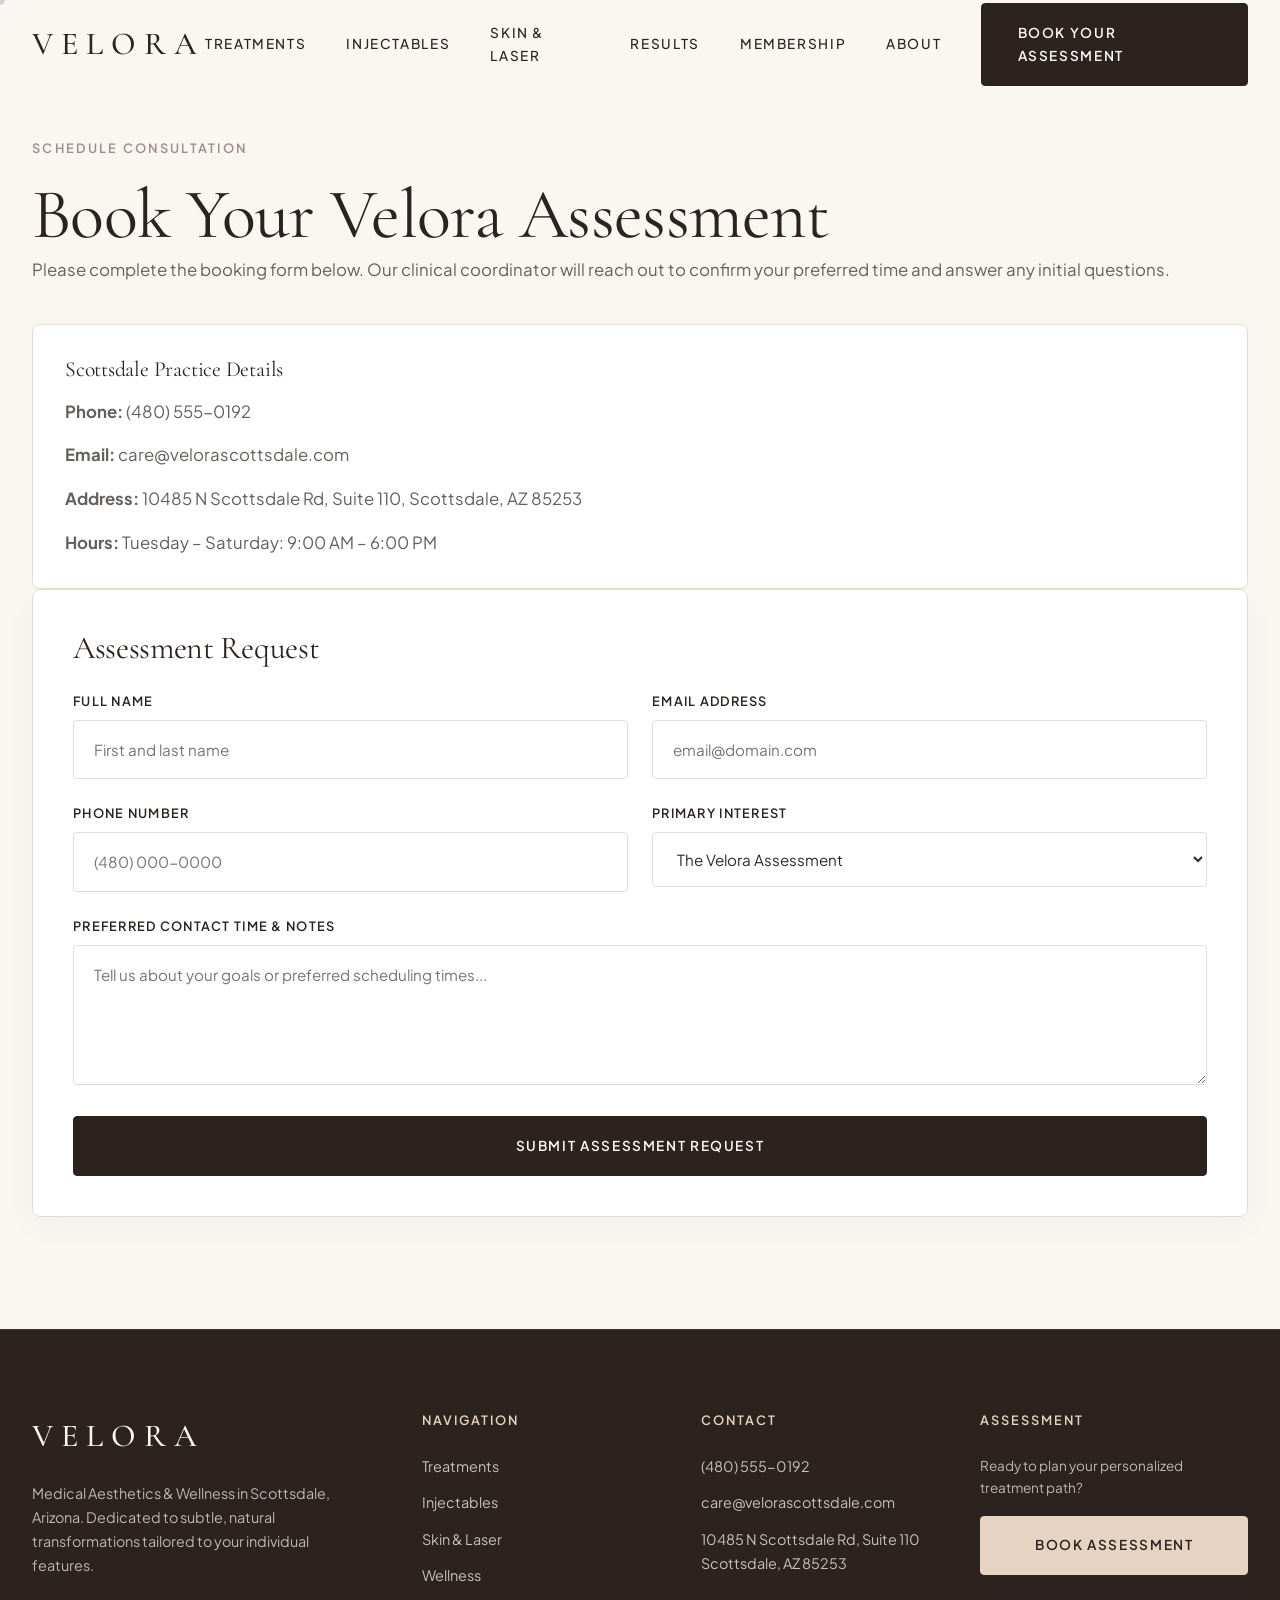
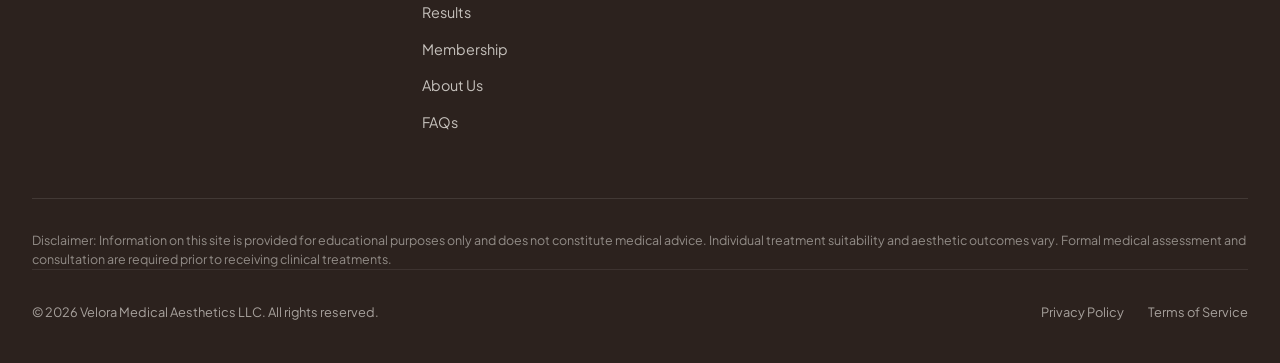
<file: contact.html>
<!-- FILE: contact.html -->
<!DOCTYPE html>
<html lang="en">
<head>
  <meta charset="UTF-8">
  <meta name="viewport" content="width=device-width, initial-scale=1.0">
  <title>Book Assessment &amp; Contact | Velora Medical Aesthetics Scottsdale</title>
  <meta name="description" content="Schedule your signature Velora Assessment in Scottsdale, AZ. Contact our clinical team to discuss injectables, skin resurfacing, and custom care options.">
  <link rel="preconnect" href="https://fonts.googleapis.com">
  <link rel="preconnect" href="https://fonts.gstatic.com" crossorigin>
  <link href="https://fonts.googleapis.com/css2?family=Cormorant+Garamond:wght@400;500;600&family=Plus+Jakarta+Sans:wght@400;500;600&display=swap" rel="stylesheet">
  <link rel="stylesheet" href="css/style.css">
</head>
<body>

  <header class="site-header">
    <div class="container header-inner">
      <a href="index.html" class="brand-logo">VELORA</a>
      <nav class="nav-menu">
        <a href="treatments.html" class="nav-link">Treatments</a>
        <a href="injectables.html" class="nav-link">Injectables</a>
        <a href="skin-laser.html" class="nav-link">Skin &amp; Laser</a>
        <a href="results.html" class="nav-link">Results</a>
        <a href="membership.html" class="nav-link">Membership</a>
        <a href="about.html" class="nav-link">About</a>
        <a href="contact.html" class="btn btn-primary">Book Your Assessment</a>
      </nav>
      <button class="mobile-toggle" aria-label="Toggle Navigation">
        <span></span><span></span><span></span>
      </button>
    </div>
  </header>

  <main>
    <section class="section-padding" style="padding-top: calc(var(--header-height) + 3rem);">
      <div class="container hero-grid">
        <div>
          <span class="eyebrow">Schedule Consultation</span>
          <h1>Book Your Velora Assessment</h1>
          <p>Please complete the booking form below. Our clinical coordinator will reach out to confirm your preferred time and answer any initial questions.</p>
          
          <div style="margin-top: 2.5rem; background: var(--color-surface); padding: 2rem; border-radius: var(--radius-md); border: 1px solid var(--color-border);">
            <h4 style="margin-bottom: 1rem;">Scottsdale Practice Details</h4>
            <p><strong>Phone:</strong> (480) 555-0192</p>
            <p><strong>Email:</strong> care@velorascottsdale.com</p>
            <p><strong>Address:</strong> 10485 N Scottsdale Rd, Suite 110, Scottsdale, AZ 85253</p>
            <p><strong>Hours:</strong> Tuesday &ndash; Saturday: 9:00 AM &ndash; 6:00 PM</p>
          </div>
        </div>

        <div>
          <form style="background: var(--color-surface); padding: 2.5rem; border-radius: var(--radius-md); border: 1px solid var(--color-border); box-shadow: var(--shadow-subtle);">
            <h3 style="margin-bottom: 1.5rem;">Assessment Request</h3>
            
            <div class="form-grid">
              <div class="form-group">
                <label class="form-label">Full Name</label>
                <input type="text" class="form-input" placeholder="First and last name" required>
              </div>
              <div class="form-group">
                <label class="form-label">Email Address</label>
                <input type="email" class="form-input" placeholder="email@domain.com" required>
              </div>
            </div>

            <div class="form-grid">
              <div class="form-group">
                <label class="form-label">Phone Number</label>
                <input type="tel" class="form-input" placeholder="(480) 000-0000" required>
              </div>
              <div class="form-group">
                <label class="form-label">Primary Interest</label>
                <select class="form-select">
                  <option>The Velora Assessment</option>
                  <option>Injectables / Botox / Fillers</option>
                  <option>Skin &amp; Laser Therapy</option>
                  <option>Wellness &amp; IV Infusion</option>
                  <option>Velora Privé Membership</option>
                </select>
              </div>
            </div>

            <div class="form-group">
              <label class="form-label">Preferred Contact Time &amp; Notes</label>
              <textarea class="form-textarea" placeholder="Tell us about your goals or preferred scheduling times..."></textarea>
            </div>

            <button type="submit" class="btn btn-primary" style="width: 100%;">Submit Assessment Request</button>
          </form>
        </div>
      </div>
    </section>
  </main>

  <footer class="site-footer">
    <div class="container">
      <div class="footer-grid">
        <div class="footer-brand">
          <a href="index.html" class="brand-logo">VELORA</a>
          <p>Medical Aesthetics &amp; Wellness in Scottsdale, Arizona. Dedicated to subtle, natural transformations tailored to your individual features.</p>
        </div>
        <div>
          <div class="footer-title">Navigation</div>
          <div class="footer-links">
            <a href="treatments.html">Treatments</a>
            <a href="injectables.html">Injectables</a>
            <a href="skin-laser.html">Skin &amp; Laser</a>
            <a href="wellness.html">Wellness</a>
            <a href="results.html">Results</a>
            <a href="membership.html">Membership</a>
            <a href="about.html">About Us</a>
            <a href="faqs.html">FAQs</a>
          </div>
        </div>
        <div>
          <div class="footer-title">Contact</div>
          <div class="footer-links">
            <a href="tel:4805550192">(480) 555-0192</a>
            <a href="mailto:care@velorascottsdale.com">care@velorascottsdale.com</a>
            <a href="contact.html">10485 N Scottsdale Rd, Suite 110<br>Scottsdale, AZ 85253</a>
          </div>
        </div>
        <div>
          <div class="footer-title">Assessment</div>
          <p style="font-size: 0.85rem; margin-bottom: 1rem; color: rgba(250,247,242,0.7);">Ready to plan your personalized treatment path?</p>
          <a href="contact.html" class="btn btn-accent" style="width: 100%;">Book Assessment</a>
        </div>
      </div>
      <div class="footer-disclaimer">
        Disclaimer: Information on this site is provided for educational purposes only and does not constitute medical advice. Individual treatment suitability and aesthetic outcomes vary. Formal medical assessment and consultation are required prior to receiving clinical treatments.
      </div>
      <div class="footer-bottom">
        <div>&copy; 2026 Velora Medical Aesthetics LLC. All rights reserved.</div>
        <div style="display: flex; gap: 1.5rem;">
          <a href="contact.html">Privacy Policy</a>
          <a href="contact.html">Terms of Service</a>
        </div>
      </div>
    </div>
  </footer>

  <script src="js/script.js"></script>
</body>
</html>
</file>
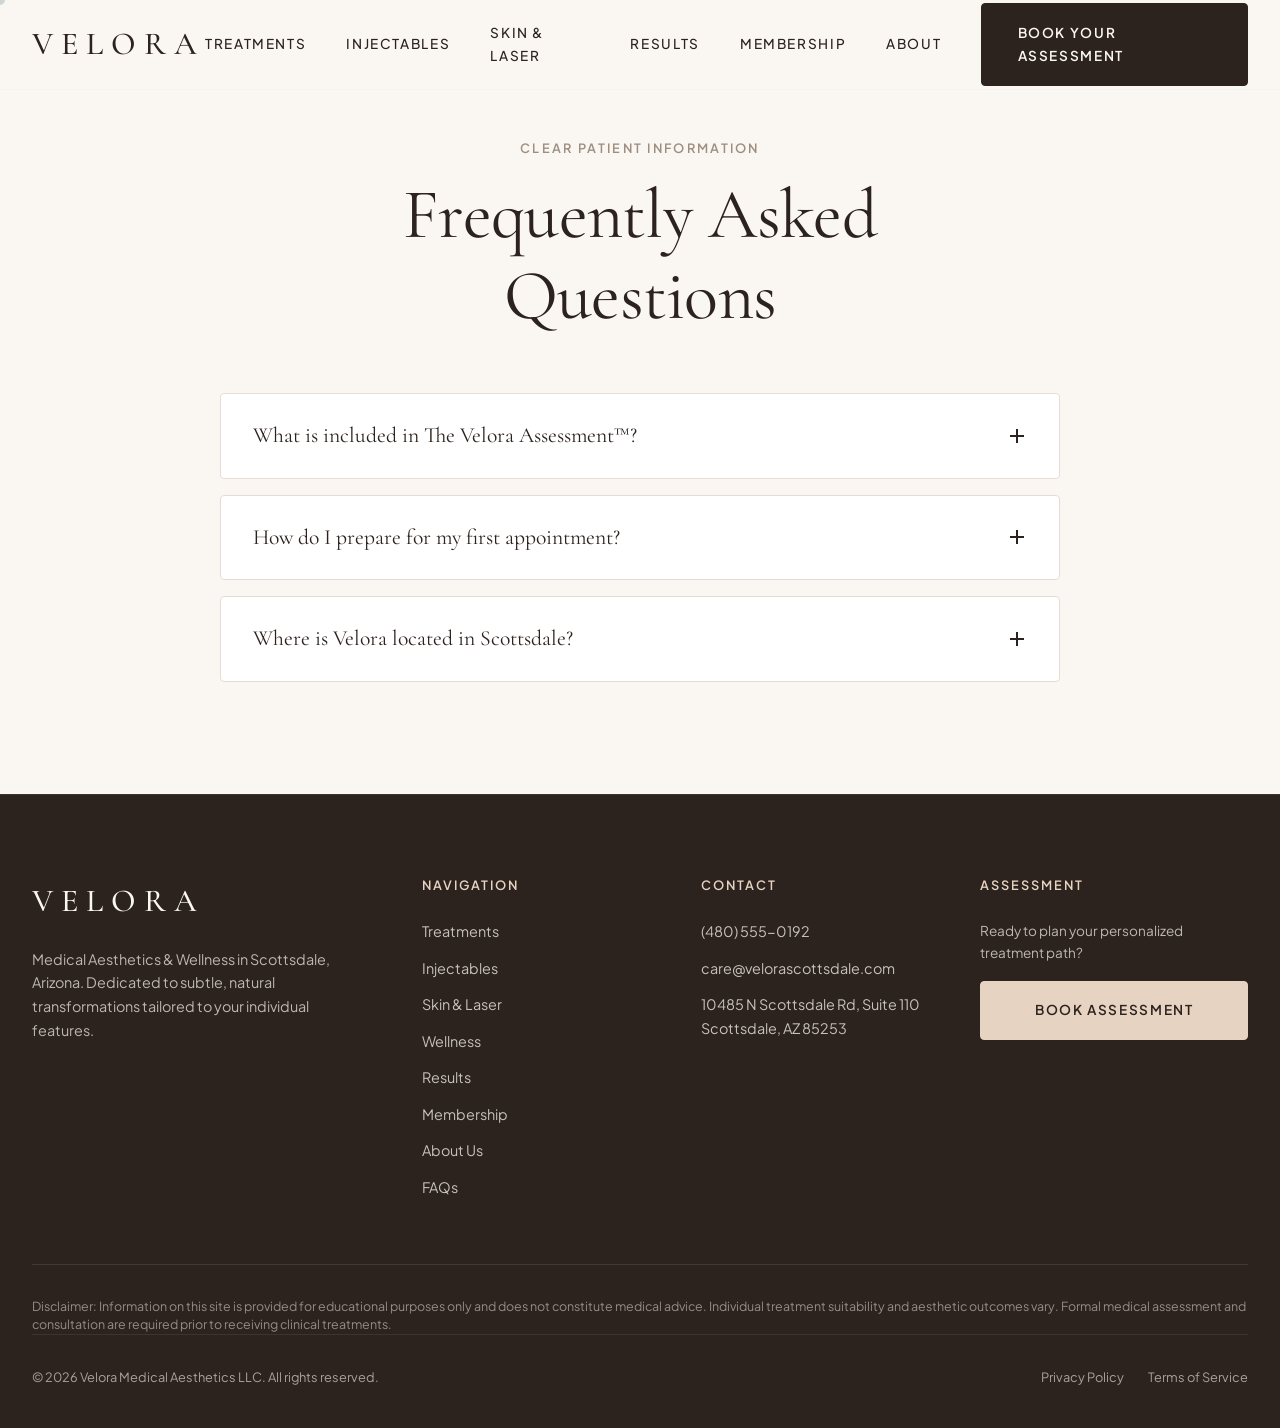
<file: faqs.html>
<!-- FILE: faqs.html -->
<!DOCTYPE html>
<html lang="en">
<head>
  <meta charset="UTF-8">
  <meta name="viewport" content="width=device-width, initial-scale=1.0">
  <title>Frequently Asked Questions | Velora Scottsdale</title>
  <meta name="description" content="Answers to common patient questions regarding consultations, injectables, skin laser treatments, recovery time, and booking at Velora Medical Aesthetics in Scottsdale.">
  <link rel="preconnect" href="https://fonts.googleapis.com">
  <link rel="preconnect" href="https://fonts.gstatic.com" crossorigin>
  <link href="https://fonts.googleapis.com/css2?family=Cormorant+Garamond:wght@400;500;600&family=Plus+Jakarta+Sans:wght@400;500;600&display=swap" rel="stylesheet">
  <link rel="stylesheet" href="css/style.css">
</head>
<body>

  <header class="site-header">
    <div class="container header-inner">
      <a href="index.html" class="brand-logo">VELORA</a>
      <nav class="nav-menu">
        <a href="treatments.html" class="nav-link">Treatments</a>
        <a href="injectables.html" class="nav-link">Injectables</a>
        <a href="skin-laser.html" class="nav-link">Skin &amp; Laser</a>
        <a href="results.html" class="nav-link">Results</a>
        <a href="membership.html" class="nav-link">Membership</a>
        <a href="about.html" class="nav-link">About</a>
        <a href="contact.html" class="btn btn-primary">Book Your Assessment</a>
      </nav>
      <button class="mobile-toggle" aria-label="Toggle Navigation">
        <span></span><span></span><span></span>
      </button>
    </div>
  </header>

  <main>
    <section class="section-padding" style="padding-top: calc(var(--header-height) + 3rem);">
      <div class="container text-center" style="max-width: 750px; margin-bottom: 3.5rem;">
        <span class="eyebrow">Clear Patient Information</span>
        <h1>Frequently Asked Questions</h1>
      </div>

      <div class="container">
        <div class="accordion">
          <div class="accordion-item">
            <button class="accordion-header">
              <span>What is included in The Velora Assessment™?</span>
              <span class="accordion-icon"></span>
            </button>
            <div class="accordion-content">
              <p>The assessment is a comprehensive 45-minute clinical consultation. It includes skin quality review, facial structure mapping, personal goal discussion, and a long-term care roadmap.</p>
            </div>
          </div>

          <div class="accordion-item">
            <button class="accordion-header">
              <span>How do I prepare for my first appointment?</span>
              <span class="accordion-icon"></span>
            </button>
            <div class="accordion-content">
              <p>We advise avoiding blood-thinning supplements, ibuprofen, and alcohol for 24 to 48 hours prior to injectable sessions. Arrive with clean skin if possible.</p>
            </div>
          </div>

          <div class="accordion-item">
            <button class="accordion-header">
              <span>Where is Velora located in Scottsdale?</span>
              <span class="accordion-icon"></span>
            </button>
            <div class="accordion-content">
              <p>We are located at 10485 N Scottsdale Rd, Suite 110, Scottsdale, AZ 85253, convenient to North Scottsdale and Paradise Valley.</p>
            </div>
          </div>
        </div>
      </div>
    </section>
  </main>

  <footer class="site-footer">
    <div class="container">
      <div class="footer-grid">
        <div class="footer-brand">
          <a href="index.html" class="brand-logo">VELORA</a>
          <p>Medical Aesthetics &amp; Wellness in Scottsdale, Arizona. Dedicated to subtle, natural transformations tailored to your individual features.</p>
        </div>
        <div>
          <div class="footer-title">Navigation</div>
          <div class="footer-links">
            <a href="treatments.html">Treatments</a>
            <a href="injectables.html">Injectables</a>
            <a href="skin-laser.html">Skin &amp; Laser</a>
            <a href="wellness.html">Wellness</a>
            <a href="results.html">Results</a>
            <a href="membership.html">Membership</a>
            <a href="about.html">About Us</a>
            <a href="faqs.html">FAQs</a>
          </div>
        </div>
        <div>
          <div class="footer-title">Contact</div>
          <div class="footer-links">
            <a href="tel:4805550192">(480) 555-0192</a>
            <a href="mailto:care@velorascottsdale.com">care@velorascottsdale.com</a>
            <a href="contact.html">10485 N Scottsdale Rd, Suite 110<br>Scottsdale, AZ 85253</a>
          </div>
        </div>
        <div>
          <div class="footer-title">Assessment</div>
          <p style="font-size: 0.85rem; margin-bottom: 1rem; color: rgba(250,247,242,0.7);">Ready to plan your personalized treatment path?</p>
          <a href="contact.html" class="btn btn-accent" style="width: 100%;">Book Assessment</a>
        </div>
      </div>
      <div class="footer-disclaimer">
        Disclaimer: Information on this site is provided for educational purposes only and does not constitute medical advice. Individual treatment suitability and aesthetic outcomes vary. Formal medical assessment and consultation are required prior to receiving clinical treatments.
      </div>
      <div class="footer-bottom">
        <div>&copy; 2026 Velora Medical Aesthetics LLC. All rights reserved.</div>
        <div style="display: flex; gap: 1.5rem;">
          <a href="contact.html">Privacy Policy</a>
          <a href="contact.html">Terms of Service</a>
        </div>
      </div>
    </div>
  </footer>

  <script src="js/script.js"></script>
</body>
</html>
</file>
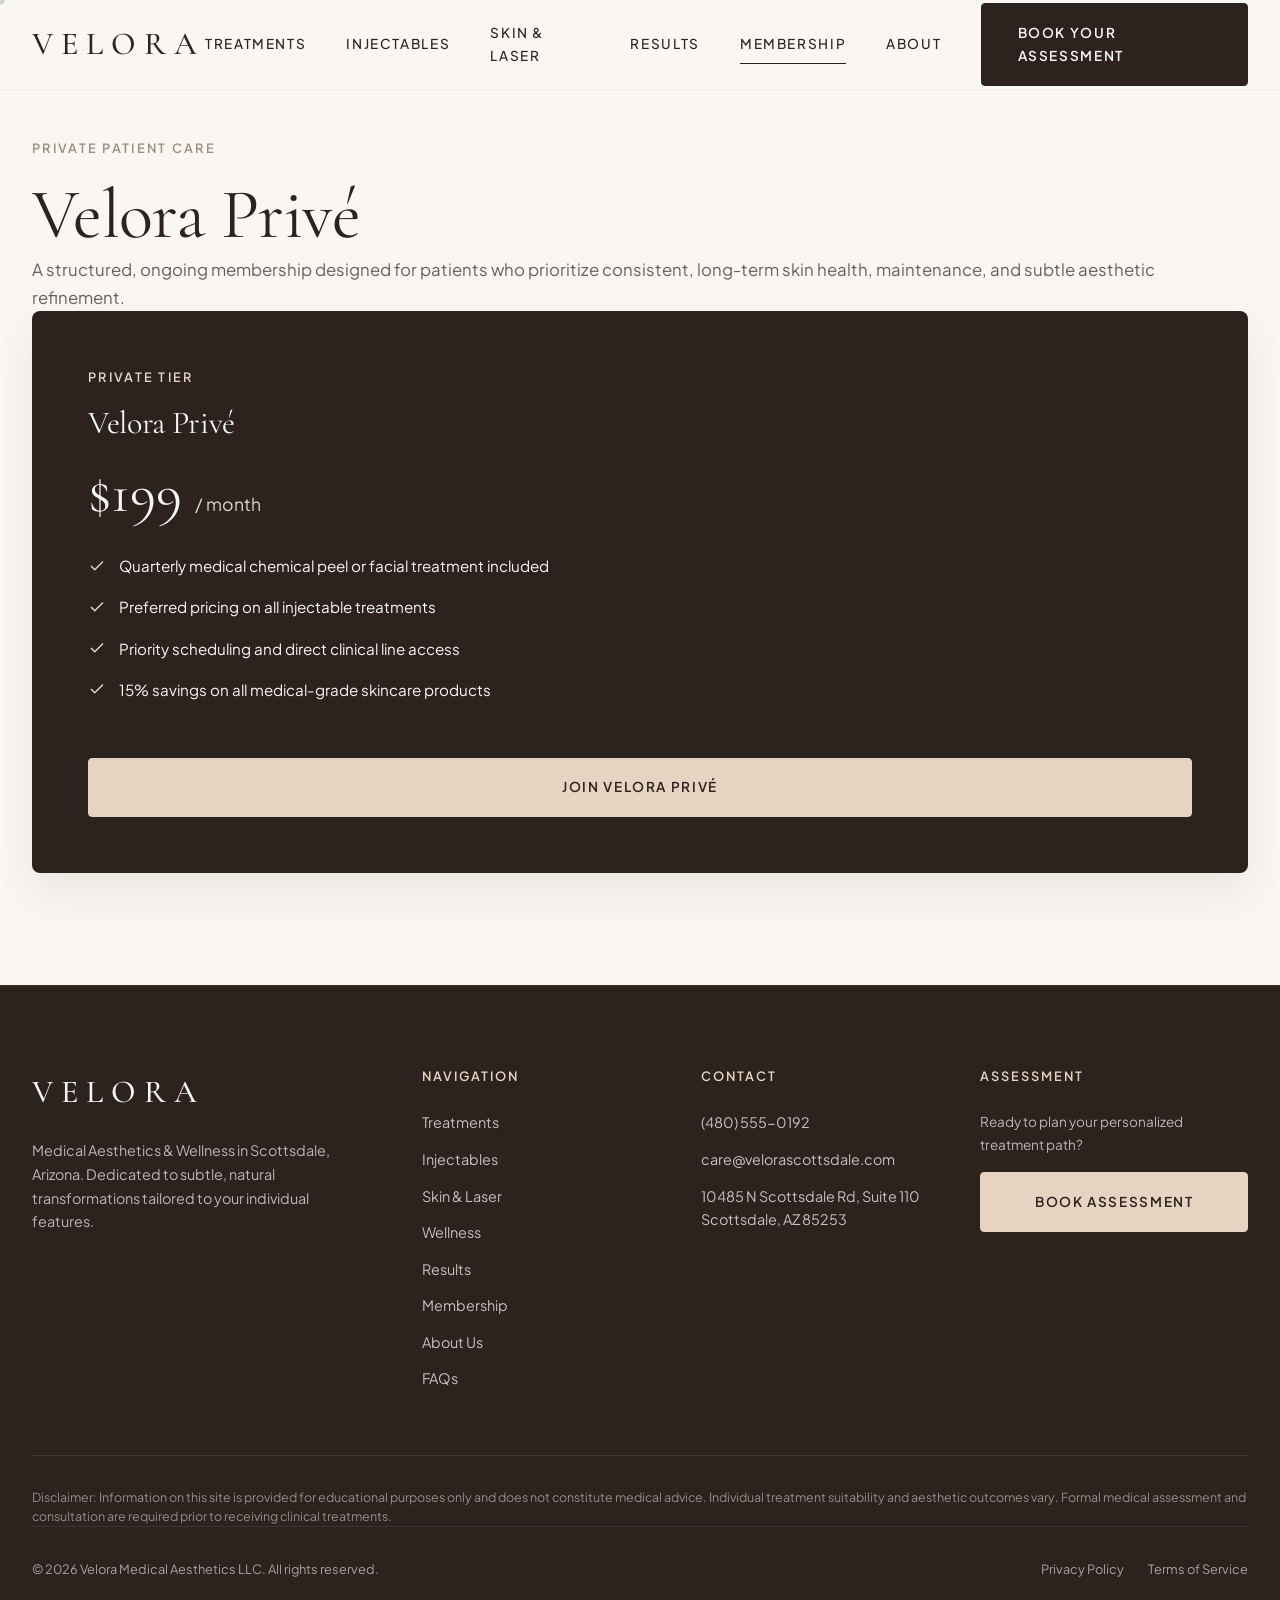
<file: membership.html>
<!-- FILE: membership.html -->
<!DOCTYPE html>
<html lang="en">
<head>
  <meta charset="UTF-8">
  <meta name="viewport" content="width=device-width, initial-scale=1.0">
  <title>Velora Privé | Exclusive Aesthetic Membership | Scottsdale</title>
  <meta name="description" content="Velora Privé membership provides priority scheduling, member-only treatment pricing, and quarterly skin care regimens in Scottsdale, Arizona.">
  <link rel="preconnect" href="https://fonts.googleapis.com">
  <link rel="preconnect" href="https://fonts.gstatic.com" crossorigin>
  <link href="https://fonts.googleapis.com/css2?family=Cormorant+Garamond:wght@400;500;600&family=Plus+Jakarta+Sans:wght@400;500;600&display=swap" rel="stylesheet">
  <link rel="stylesheet" href="css/style.css">
</head>
<body>

  <header class="site-header">
    <div class="container header-inner">
      <a href="index.html" class="brand-logo">VELORA</a>
      <nav class="nav-menu">
        <a href="treatments.html" class="nav-link">Treatments</a>
        <a href="injectables.html" class="nav-link">Injectables</a>
        <a href="skin-laser.html" class="nav-link">Skin &amp; Laser</a>
        <a href="results.html" class="nav-link">Results</a>
        <a href="membership.html" class="nav-link active">Membership</a>
        <a href="about.html" class="nav-link">About</a>
        <a href="contact.html" class="btn btn-primary">Book Your Assessment</a>
      </nav>
      <button class="mobile-toggle" aria-label="Toggle Navigation">
        <span></span><span></span><span></span>
      </button>
    </div>
  </header>

  <main>
    <section class="section-padding" style="padding-top: calc(var(--header-height) + 3rem);">
      <div class="container hero-grid">
        <div>
          <span class="eyebrow">Private Patient Care</span>
          <h1>Velora Privé</h1>
          <p>A structured, ongoing membership designed for patients who prioritize consistent, long-term skin health, maintenance, and subtle aesthetic refinement.</p>
        </div>
        <div>
          <div class="membership-card">
            <span class="eyebrow" style="color: var(--color-accent);">Private Tier</span>
            <h3>Velora Privé</h3>
            <div class="price-tag">$199 <span>/ month</span></div>
            <ul class="feature-list">
              <li>
                <svg viewBox="0 0 24 24" fill="none" stroke="currentColor" stroke-width="2"><polyline points="20 6 9 17 4 12"/></svg>
                <span>Quarterly medical chemical peel or facial treatment included</span>
              </li>
              <li>
                <svg viewBox="0 0 24 24" fill="none" stroke="currentColor" stroke-width="2"><polyline points="20 6 9 17 4 12"/></svg>
                <span>Preferred pricing on all injectable treatments</span>
              </li>
              <li>
                <svg viewBox="0 0 24 24" fill="none" stroke="currentColor" stroke-width="2"><polyline points="20 6 9 17 4 12"/></svg>
                <span>Priority scheduling and direct clinical line access</span>
              </li>
              <li>
                <svg viewBox="0 0 24 24" fill="none" stroke="currentColor" stroke-width="2"><polyline points="20 6 9 17 4 12"/></svg>
                <span>15% savings on all medical-grade skincare products</span>
              </li>
            </ul>
            <a href="contact.html" class="btn btn-accent" style="width: 100%; margin-top: 1.5rem;">Join Velora Privé</a>
          </div>
        </div>
      </div>
    </section>
  </main>

  <footer class="site-footer">
    <div class="container">
      <div class="footer-grid">
        <div class="footer-brand">
          <a href="index.html" class="brand-logo">VELORA</a>
          <p>Medical Aesthetics &amp; Wellness in Scottsdale, Arizona. Dedicated to subtle, natural transformations tailored to your individual features.</p>
        </div>
        <div>
          <div class="footer-title">Navigation</div>
          <div class="footer-links">
            <a href="treatments.html">Treatments</a>
            <a href="injectables.html">Injectables</a>
            <a href="skin-laser.html">Skin &amp; Laser</a>
            <a href="wellness.html">Wellness</a>
            <a href="results.html">Results</a>
            <a href="membership.html">Membership</a>
            <a href="about.html">About Us</a>
            <a href="faqs.html">FAQs</a>
          </div>
        </div>
        <div>
          <div class="footer-title">Contact</div>
          <div class="footer-links">
            <a href="tel:4805550192">(480) 555-0192</a>
            <a href="mailto:care@velorascottsdale.com">care@velorascottsdale.com</a>
            <a href="contact.html">10485 N Scottsdale Rd, Suite 110<br>Scottsdale, AZ 85253</a>
          </div>
        </div>
        <div>
          <div class="footer-title">Assessment</div>
          <p style="font-size: 0.85rem; margin-bottom: 1rem; color: rgba(250,247,242,0.7);">Ready to plan your personalized treatment path?</p>
          <a href="contact.html" class="btn btn-accent" style="width: 100%;">Book Assessment</a>
        </div>
      </div>
      <div class="footer-disclaimer">
        Disclaimer: Information on this site is provided for educational purposes only and does not constitute medical advice. Individual treatment suitability and aesthetic outcomes vary. Formal medical assessment and consultation are required prior to receiving clinical treatments.
      </div>
      <div class="footer-bottom">
        <div>&copy; 2026 Velora Medical Aesthetics LLC. All rights reserved.</div>
        <div style="display: flex; gap: 1.5rem;">
          <a href="contact.html">Privacy Policy</a>
          <a href="contact.html">Terms of Service</a>
        </div>
      </div>
    </div>
  </footer>

  <script src="js/script.js"></script>
</body>
</html>
</file>
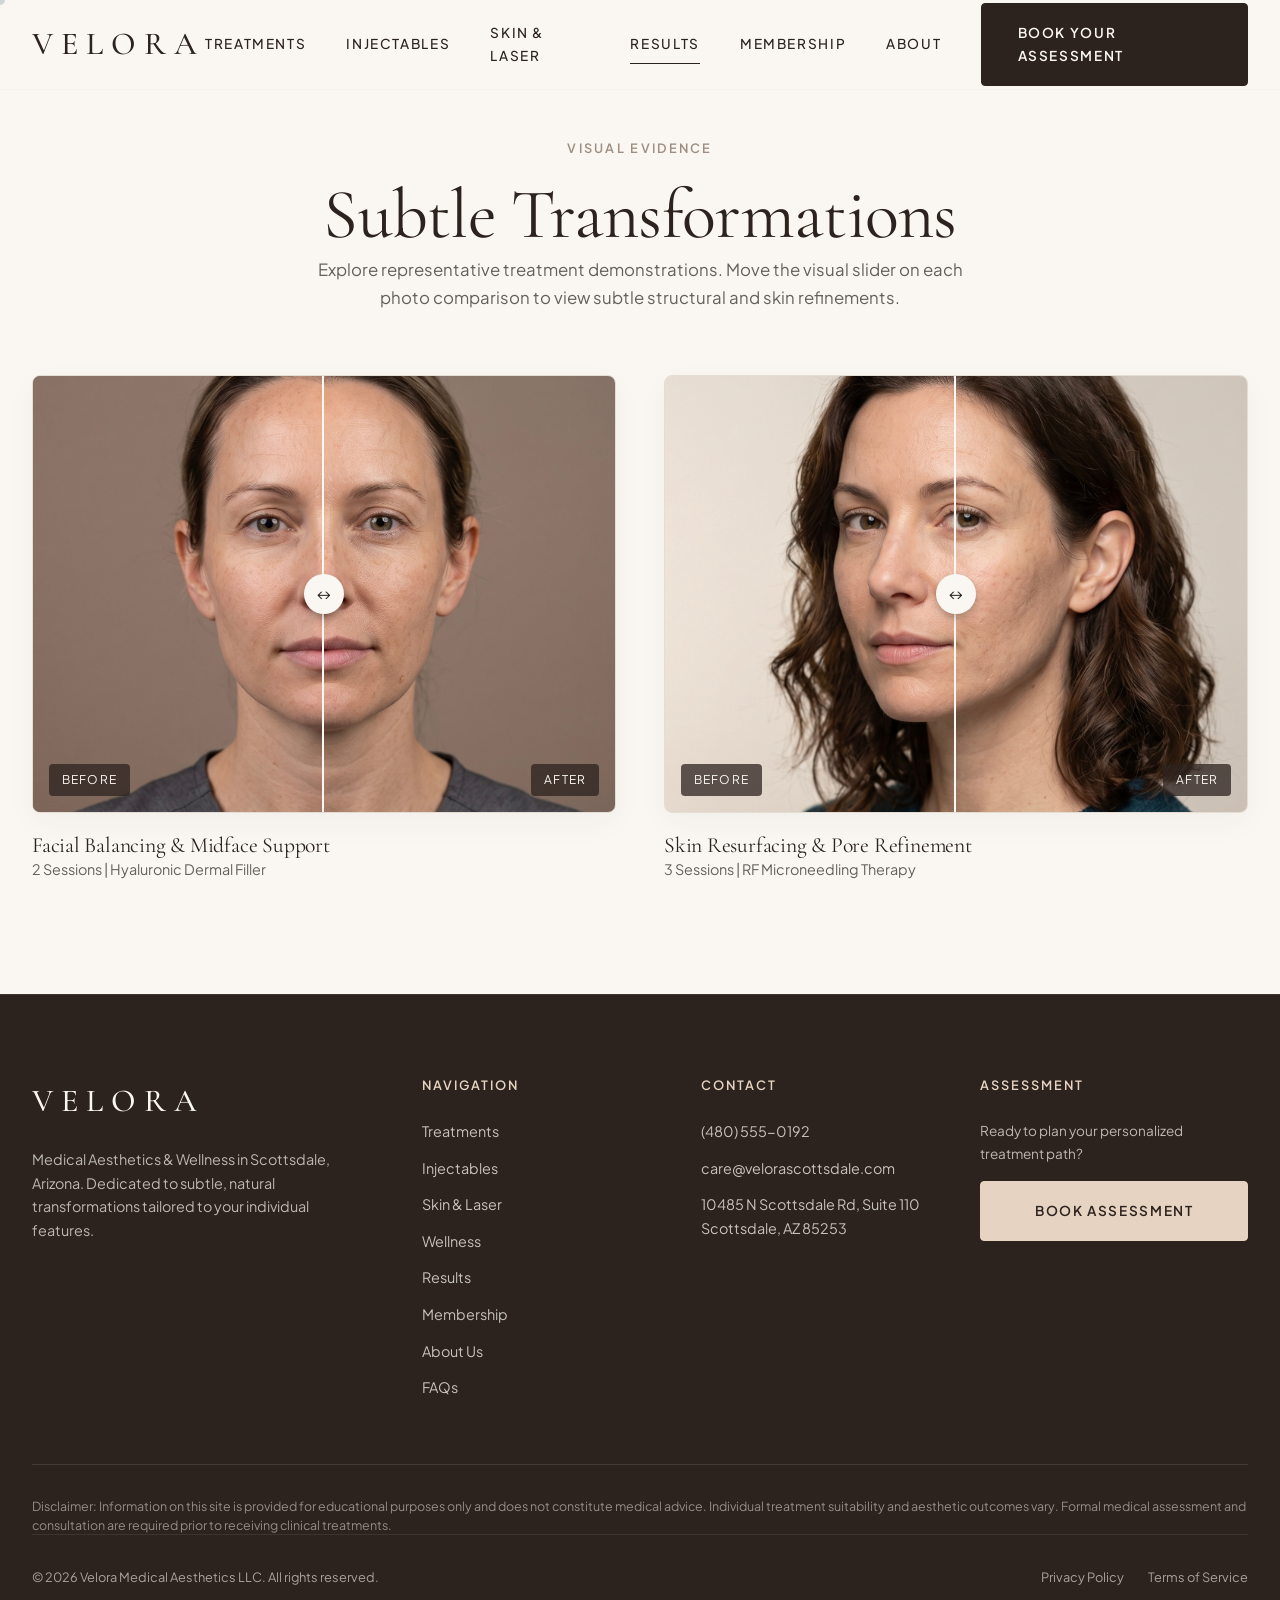
<file: results.html>
<!-- FILE: results.html -->
<!DOCTYPE html>
<html lang="en">
<head>
  <meta charset="UTF-8">
  <meta name="viewport" content="width=device-width, initial-scale=1.0">
  <title>Before &amp; After Clinical Gallery | Velora Scottsdale</title>
  <meta name="description" content="Explore real patient transformations at Velora in Scottsdale, AZ. Compare interactive before and after cases for facial balancing, injectables, and skin resurfacing.">
  <link rel="preconnect" href="https://fonts.googleapis.com">
  <link rel="preconnect" href="https://fonts.gstatic.com" crossorigin>
  <link href="https://fonts.googleapis.com/css2?family=Cormorant+Garamond:wght@400;500;600&family=Plus+Jakarta+Sans:wght@400;500;600&display=swap" rel="stylesheet">
  <link rel="stylesheet" href="css/style.css">
</head>
<body>

  <header class="site-header">
    <div class="container header-inner">
      <a href="index.html" class="brand-logo">VELORA</a>
      <nav class="nav-menu">
        <a href="treatments.html" class="nav-link">Treatments</a>
        <a href="injectables.html" class="nav-link">Injectables</a>
        <a href="skin-laser.html" class="nav-link">Skin &amp; Laser</a>
        <a href="results.html" class="nav-link active">Results</a>
        <a href="membership.html" class="nav-link">Membership</a>
        <a href="about.html" class="nav-link">About</a>
        <a href="contact.html" class="btn btn-primary">Book Your Assessment</a>
      </nav>
      <button class="mobile-toggle" aria-label="Toggle Navigation">
        <span></span><span></span><span></span>
      </button>
    </div>
  </header>

  <main>
    <section class="section-padding" style="padding-top: calc(var(--header-height) + 3rem);">
      <div class="container text-center" style="max-width: 750px; margin-bottom: 4rem;">
        <span class="eyebrow">Visual Evidence</span>
        <h1>Subtle Transformations</h1>
        <p>Explore representative treatment demonstrations. Move the visual slider on each photo comparison to view subtle structural and skin refinements.</p>
      </div>

      <div class="container">
        <div class="cards-grid-2">
          <!-- COMPARISON 01: Facial Balancing & Jawline Refinement -->
          <div>
            <div class="ba-container" aria-label="Drag to compare before and after treatment">
              <!-- Base Layer: BEFORE Image -->
              <div class="ba-image">
                <img src="src/images/before.jpg" alt="Facial balancing and jawline refinement before treatment">
              </div>
              <!-- Clipped Overlay Layer: AFTER Image -->
              <div class="ba-after">
                <img src="src/images/after.jpg" alt="Facial balancing and jawline refinement after treatment">
              </div>
              <div class="ba-slider-handle">&#x2194;</div>
              <div class="ba-label ba-label-before">Before</div>
              <div class="ba-label ba-label-after">After</div>
            </div>
            <h4 style="margin-top: 1.25rem;">Facial Balancing &amp; Midface Support</h4>
            <p style="font-size: 0.9rem;">2 Sessions | Hyaluronic Dermal Filler</p>
          </div>

          <!-- COMPARISON 02: RF Microneedling Texture Restructure -->
          <div>
            <div class="ba-container" aria-label="Drag to compare before and after treatment">
              <!-- Base Layer: BEFORE Image -->
              <div class="ba-image">
                <img src="src/images/before1.jpg" alt="RF microneedling skin texture before treatment">
              </div>
              <!-- Clipped Overlay Layer: AFTER Image -->
              <div class="ba-after">
                <img src="src/images/after1.jpg" alt="RF microneedling skin texture after treatment">
              </div>
              <div class="ba-slider-handle">&#x2194;</div>
              <div class="ba-label ba-label-before">Before</div>
              <div class="ba-label ba-label-after">After</div>
            </div>
            <h4 style="margin-top: 1.25rem;">Skin Resurfacing &amp; Pore Refinement</h4>
            <p style="font-size: 0.9rem;">3 Sessions | RF Microneedling Therapy</p>
          </div>
        </div>
      </div>
    </section>
  </main>

  <footer class="site-footer">
    <div class="container">
      <div class="footer-grid">
        <div class="footer-brand">
          <a href="index.html" class="brand-logo">VELORA</a>
          <p>Medical Aesthetics &amp; Wellness in Scottsdale, Arizona. Dedicated to subtle, natural transformations tailored to your individual features.</p>
        </div>
        <div>
          <div class="footer-title">Navigation</div>
          <div class="footer-links">
            <a href="treatments.html">Treatments</a>
            <a href="injectables.html">Injectables</a>
            <a href="skin-laser.html">Skin &amp; Laser</a>
            <a href="wellness.html">Wellness</a>
            <a href="results.html">Results</a>
            <a href="membership.html">Membership</a>
            <a href="about.html">About Us</a>
            <a href="faqs.html">FAQs</a>
          </div>
        </div>
        <div>
          <div class="footer-title">Contact</div>
          <div class="footer-links">
            <a href="tel:4805550192">(480) 555-0192</a>
            <a href="mailto:care@velorascottsdale.com">care@velorascottsdale.com</a>
            <a href="contact.html">10485 N Scottsdale Rd, Suite 110<br>Scottsdale, AZ 85253</a>
          </div>
        </div>
        <div>
          <div class="footer-title">Assessment</div>
          <p style="font-size: 0.85rem; margin-bottom: 1rem; color: rgba(250,247,242,0.7);">Ready to plan your personalized treatment path?</p>
          <a href="contact.html" class="btn btn-accent" style="width: 100%;">Book Assessment</a>
        </div>
      </div>
      <div class="footer-disclaimer">
        Disclaimer: Information on this site is provided for educational purposes only and does not constitute medical advice. Individual treatment suitability and aesthetic outcomes vary. Formal medical assessment and consultation are required prior to receiving clinical treatments.
      </div>
      <div class="footer-bottom">
        <div>&copy; 2026 Velora Medical Aesthetics LLC. All rights reserved.</div>
        <div style="display: flex; gap: 1.5rem;">
          <a href="contact.html">Privacy Policy</a>
          <a href="contact.html">Terms of Service</a>
        </div>
      </div>
    </div>
  </footer>

  <script src="js/script.js"></script>
</body>
</html>
</file>
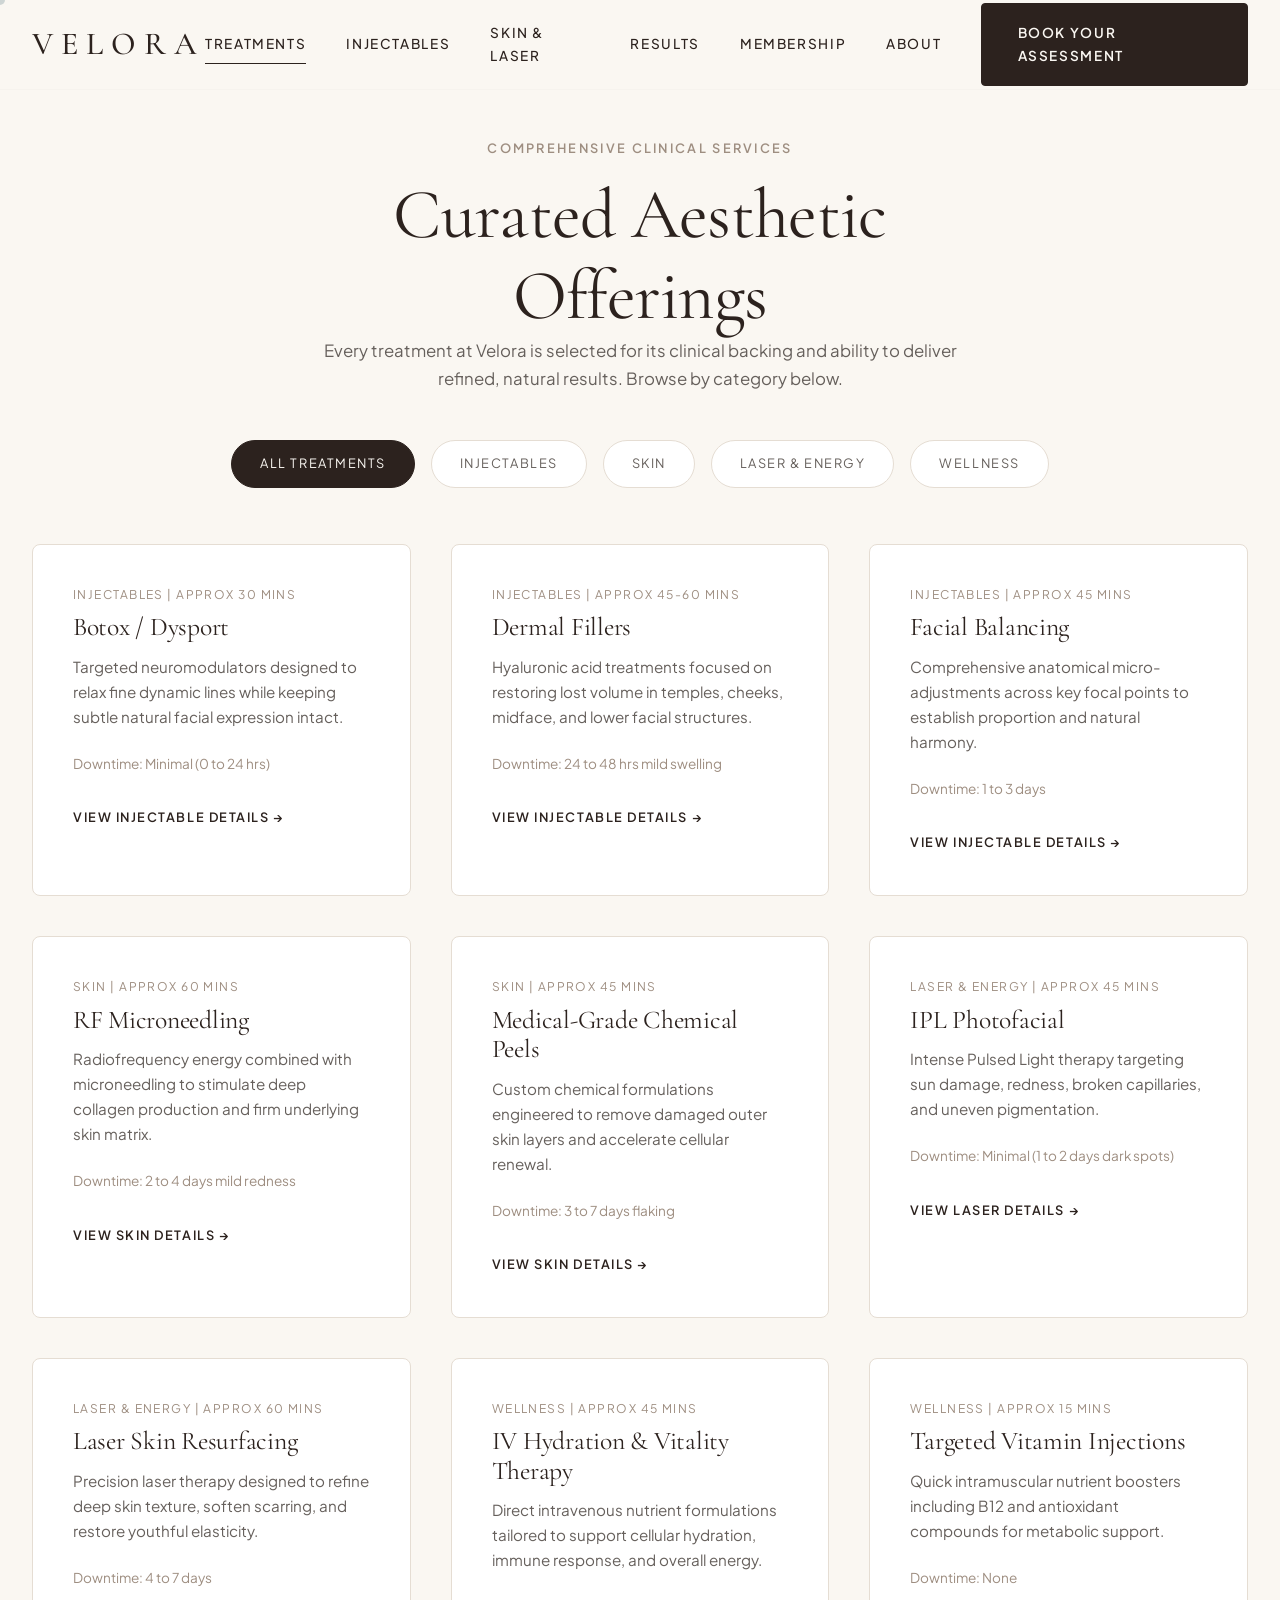
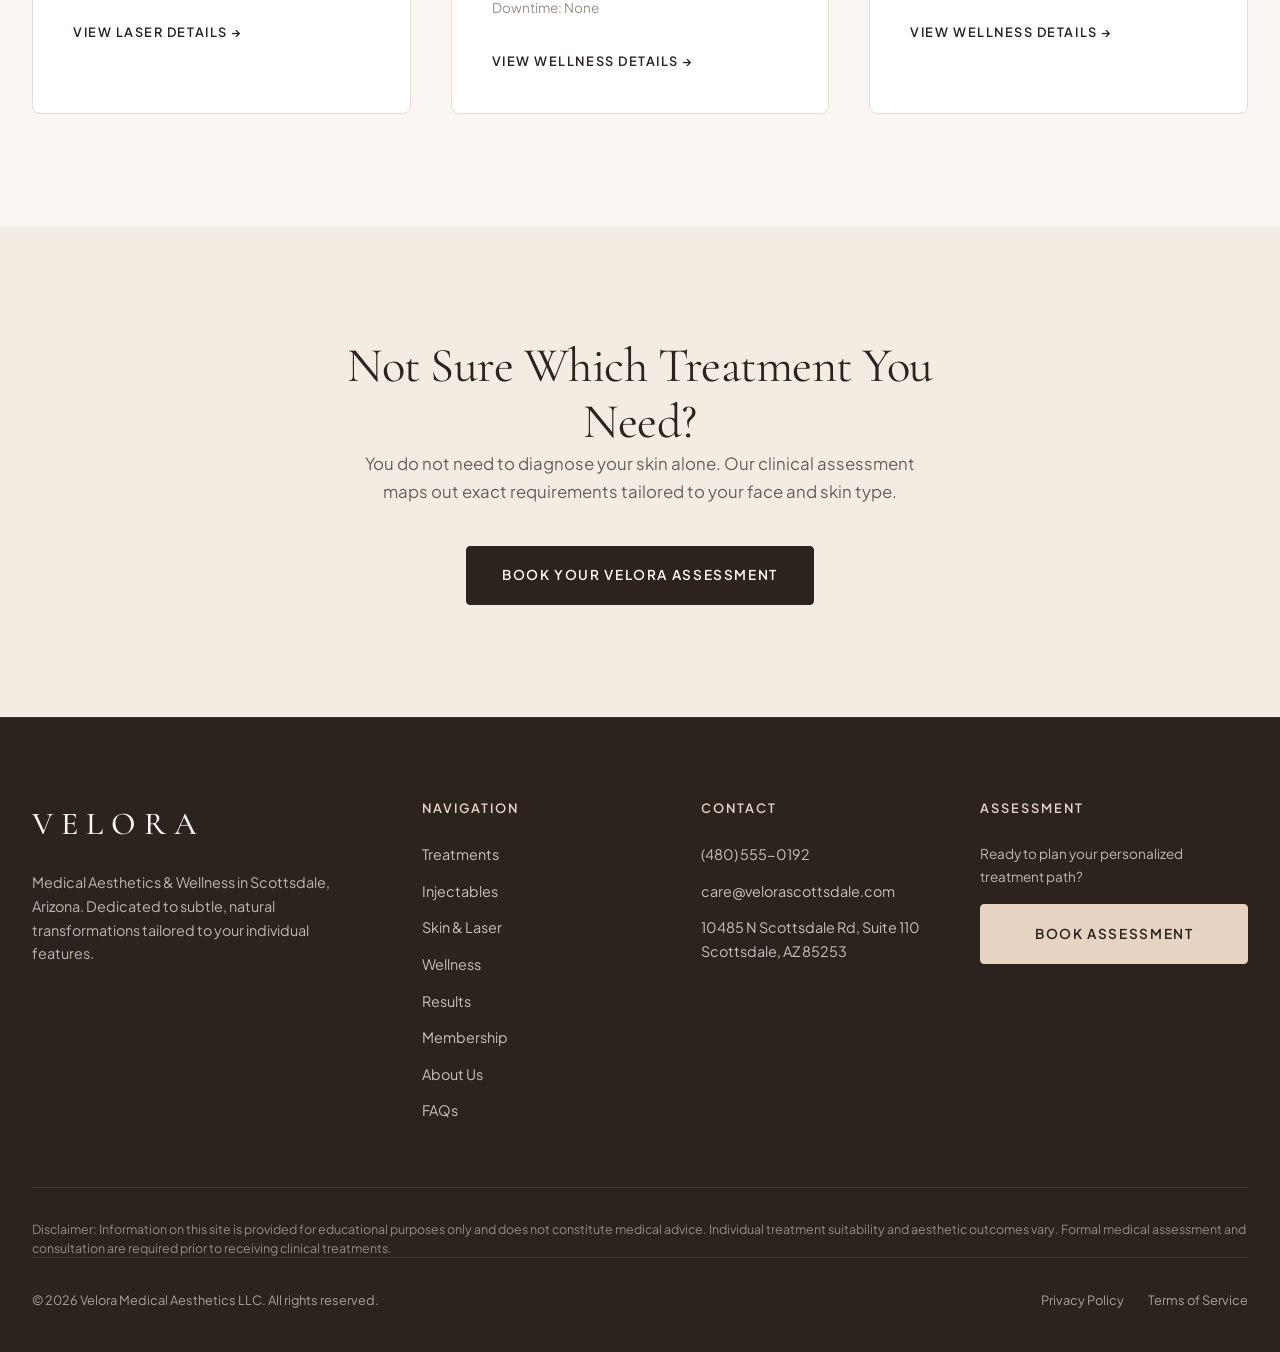
<file: treatments.html>
<!-- FILE: treatments.html -->
<!DOCTYPE html>
<html lang="en">
<head>
  <meta charset="UTF-8">
  <meta name="viewport" content="width=device-width, initial-scale=1.0">
  <title>Treatment Menu | Velora Medical Aesthetics Scottsdale</title>
  <meta name="description" content="Explore Velora's full menu of medical aesthetic services in Scottsdale including injectables, dermal fillers, RF microneedling, IPL, laser resurfacing, and IV therapy.">
  <link rel="preconnect" href="https://fonts.googleapis.com">
  <link rel="preconnect" href="https://fonts.gstatic.com" crossorigin>
  <link href="https://fonts.googleapis.com/css2?family=Cormorant+Garamond:wght@400;500;600&family=Plus+Jakarta+Sans:wght@400;500;600&display=swap" rel="stylesheet">
  <link rel="stylesheet" href="css/style.css">
</head>
<body>

  <header class="site-header">
    <div class="container header-inner">
      <a href="index.html" class="brand-logo">VELORA</a>
      <nav class="nav-menu">
        <a href="treatments.html" class="nav-link active">Treatments</a>
        <a href="injectables.html" class="nav-link">Injectables</a>
        <a href="skin-laser.html" class="nav-link">Skin &amp; Laser</a>
        <a href="results.html" class="nav-link">Results</a>
        <a href="membership.html" class="nav-link">Membership</a>
        <a href="about.html" class="nav-link">About</a>
        <a href="contact.html" class="btn btn-primary">Book Your Assessment</a>
      </nav>
      <button class="mobile-toggle" aria-label="Toggle Navigation">
        <span></span><span></span><span></span>
      </button>
    </div>
  </header>

  <main>
    <section class="section-padding" style="padding-top: calc(var(--header-height) + 3rem);">
      <div class="container text-center" style="max-width: 750px; margin-bottom: 3rem;">
        <span class="eyebrow">Comprehensive Clinical Services</span>
        <h1>Curated Aesthetic Offerings</h1>
        <p>Every treatment at Velora is selected for its clinical backing and ability to deliver refined, natural results. Browse by category below.</p>
      </div>

      <div class="container">
        <div class="filter-tabs">
          <button class="filter-btn active" data-filter="all">All Treatments</button>
          <button class="filter-btn" data-filter="injectables">Injectables</button>
          <button class="filter-btn" data-filter="skin">Skin</button>
          <button class="filter-btn" data-filter="laser">Laser &amp; Energy</button>
          <button class="filter-btn" data-filter="wellness">Wellness</button>
        </div>

        <div class="cards-grid-3">
          <!-- Injectables -->
          <div class="card treatment-card" data-category="injectables">
            <div class="card-meta">Injectables | Approx 30 mins</div>
            <h3 class="card-title">Botox / Dysport</h3>
            <p class="card-body">Targeted neuromodulators designed to relax fine dynamic lines while keeping subtle natural facial expression intact.</p>
            <p style="font-size: 0.85rem; color: var(--color-secondary);">Downtime: Minimal (0 to 24 hrs)</p>
            <a href="injectables.html" class="card-link" style="margin-top: 1rem;">View Injectable Details &rarr;</a>
          </div>

          <div class="card treatment-card" data-category="injectables">
            <div class="card-meta">Injectables | Approx 45-60 mins</div>
            <h3 class="card-title">Dermal Fillers</h3>
            <p class="card-body">Hyaluronic acid treatments focused on restoring lost volume in temples, cheeks, midface, and lower facial structures.</p>
            <p style="font-size: 0.85rem; color: var(--color-secondary);">Downtime: 24 to 48 hrs mild swelling</p>
            <a href="injectables.html" class="card-link" style="margin-top: 1rem;">View Injectable Details &rarr;</a>
          </div>

          <div class="card treatment-card" data-category="injectables">
            <div class="card-meta">Injectables | Approx 45 mins</div>
            <h3 class="card-title">Facial Balancing</h3>
            <p class="card-body">Comprehensive anatomical micro-adjustments across key focal points to establish proportion and natural harmony.</p>
            <p style="font-size: 0.85rem; color: var(--color-secondary);">Downtime: 1 to 3 days</p>
            <a href="injectables.html" class="card-link" style="margin-top: 1rem;">View Injectable Details &rarr;</a>
          </div>

          <!-- Skin -->
          <div class="card treatment-card" data-category="skin">
            <div class="card-meta">Skin | Approx 60 mins</div>
            <h3 class="card-title">RF Microneedling</h3>
            <p class="card-body">Radiofrequency energy combined with microneedling to stimulate deep collagen production and firm underlying skin matrix.</p>
            <p style="font-size: 0.85rem; color: var(--color-secondary);">Downtime: 2 to 4 days mild redness</p>
            <a href="skin-laser.html" class="card-link" style="margin-top: 1rem;">View Skin Details &rarr;</a>
          </div>

          <div class="card treatment-card" data-category="skin">
            <div class="card-meta">Skin | Approx 45 mins</div>
            <h3 class="card-title">Medical-Grade Chemical Peels</h3>
            <p class="card-body">Custom chemical formulations engineered to remove damaged outer skin layers and accelerate cellular renewal.</p>
            <p style="font-size: 0.85rem; color: var(--color-secondary);">Downtime: 3 to 7 days flaking</p>
            <a href="skin-laser.html" class="card-link" style="margin-top: 1rem;">View Skin Details &rarr;</a>
          </div>

          <!-- Laser -->
          <div class="card treatment-card" data-category="laser">
            <div class="card-meta">Laser &amp; Energy | Approx 45 mins</div>
            <h3 class="card-title">IPL Photofacial</h3>
            <p class="card-body">Intense Pulsed Light therapy targeting sun damage, redness, broken capillaries, and uneven pigmentation.</p>
            <p style="font-size: 0.85rem; color: var(--color-secondary);">Downtime: Minimal (1 to 2 days dark spots)</p>
            <a href="skin-laser.html" class="card-link" style="margin-top: 1rem;">View Laser Details &rarr;</a>
          </div>

          <div class="card treatment-card" data-category="laser">
            <div class="card-meta">Laser &amp; Energy | Approx 60 mins</div>
            <h3 class="card-title">Laser Skin Resurfacing</h3>
            <p class="card-body">Precision laser therapy designed to refine deep skin texture, soften scarring, and restore youthful elasticity.</p>
            <p style="font-size: 0.85rem; color: var(--color-secondary);">Downtime: 4 to 7 days</p>
            <a href="skin-laser.html" class="card-link" style="margin-top: 1rem;">View Laser Details &rarr;</a>
          </div>

          <!-- Wellness -->
          <div class="card treatment-card" data-category="wellness">
            <div class="card-meta">Wellness | Approx 45 mins</div>
            <h3 class="card-title">IV Hydration &amp; Vitality Therapy</h3>
            <p class="card-body">Direct intravenous nutrient formulations tailored to support cellular hydration, immune response, and overall energy.</p>
            <p style="font-size: 0.85rem; color: var(--color-secondary);">Downtime: None</p>
            <a href="wellness.html" class="card-link" style="margin-top: 1rem;">View Wellness Details &rarr;</a>
          </div>

          <div class="card treatment-card" data-category="wellness">
            <div class="card-meta">Wellness | Approx 15 mins</div>
            <h3 class="card-title">Targeted Vitamin Injections</h3>
            <p class="card-body">Quick intramuscular nutrient boosters including B12 and antioxidant compounds for metabolic support.</p>
            <p style="font-size: 0.85rem; color: var(--color-secondary);">Downtime: None</p>
            <a href="wellness.html" class="card-link" style="margin-top: 1rem;">View Wellness Details &rarr;</a>
          </div>
        </div>
      </div>
    </section>

    <section class="section-padding text-center" style="background-color: var(--color-surface-muted);">
      <div class="container" style="max-width: 650px;">
        <h2>Not Sure Which Treatment You Need?</h2>
        <p>You do not need to diagnose your skin alone. Our clinical assessment maps out exact requirements tailored to your face and skin type.</p>
        <a href="contact.html" class="btn btn-primary" style="margin-top: 1.5rem;">Book Your Velora Assessment</a>
      </div>
    </section>
  </main>

  <footer class="site-footer">
    <div class="container">
      <div class="footer-grid">
        <div class="footer-brand">
          <a href="index.html" class="brand-logo">VELORA</a>
          <p>Medical Aesthetics &amp; Wellness in Scottsdale, Arizona. Dedicated to subtle, natural transformations tailored to your individual features.</p>
        </div>
        <div>
          <div class="footer-title">Navigation</div>
          <div class="footer-links">
            <a href="treatments.html">Treatments</a>
            <a href="injectables.html">Injectables</a>
            <a href="skin-laser.html">Skin &amp; Laser</a>
            <a href="wellness.html">Wellness</a>
            <a href="results.html">Results</a>
            <a href="membership.html">Membership</a>
            <a href="about.html">About Us</a>
            <a href="faqs.html">FAQs</a>
          </div>
        </div>
        <div>
          <div class="footer-title">Contact</div>
          <div class="footer-links">
            <a href="tel:4805550192">(480) 555-0192</a>
            <a href="mailto:care@velorascottsdale.com">care@velorascottsdale.com</a>
            <a href="contact.html">10485 N Scottsdale Rd, Suite 110<br>Scottsdale, AZ 85253</a>
          </div>
        </div>
        <div>
          <div class="footer-title">Assessment</div>
          <p style="font-size: 0.85rem; margin-bottom: 1rem; color: rgba(250,247,242,0.7);">Ready to plan your personalized treatment path?</p>
          <a href="contact.html" class="btn btn-accent" style="width: 100%;">Book Assessment</a>
        </div>
      </div>
      <div class="footer-disclaimer">
        Disclaimer: Information on this site is provided for educational purposes only and does not constitute medical advice. Individual treatment suitability and aesthetic outcomes vary. Formal medical assessment and consultation are required prior to receiving clinical treatments.
      </div>
      <div class="footer-bottom">
        <div>&copy; 2026 Velora Medical Aesthetics LLC. All rights reserved.</div>
        <div style="display: flex; gap: 1.5rem;">
          <a href="contact.html">Privacy Policy</a>
          <a href="contact.html">Terms of Service</a>
        </div>
      </div>
    </div>
  </footer>

  <script src="js/script.js"></script>
</body>
</html>
</file>
<file: css/style.css>
/* FILE: css/style.css */
:root {
  /* Brand Palette */
  --color-primary: #2C221E;      /* Deep Espresso */
  --color-primary-light: #3D302B;
  --color-bg: #FAF7F2;           /* Warm Ivory */
  --color-surface: #FFFFFF;
  --color-surface-muted: #F3ECE2;
  --color-secondary: #9E8E81;     /* Soft Taupe */
  --color-accent: #E6D3C1;        /* Muted Champagne */
  --color-accent-hover: #D8C2B0;
  --color-text: #2B2B2B;          /* Charcoal */
  --color-text-muted: #66605C;
  --color-border: #E5DDD3;
  --color-border-dark: #3E322D;

  /* Typography */
  --font-display: 'Cormorant Garamond', Georgia, serif;
  --font-body: 'Plus Jakarta Sans', -apple-system, BlinkMacSystemFont, sans-serif;

  /* Layout & Spacing */
  --max-width: 1320px;
  --header-height: 90px;
  --radius-sm: 4px;
  --radius-md: 8px;
  --radius-lg: 16px;

  /* Transitions */
  --transition-fast: 0.2s cubic-bezier(0.16, 1, 0.3, 1);
  --transition-smooth: 0.4s cubic-bezier(0.16, 1, 0.3, 1);
  --shadow-subtle: 0 10px 30px rgba(44, 34, 30, 0.04);
  --shadow-hover: 0 20px 40px rgba(44, 34, 30, 0.08);
}

/* Reset & Base */
*, *::before, *::after {
  box-sizing: border-box;
  margin: 0;
  padding: 0;
}

html {
  scroll-behavior: smooth;
  font-size: 16px;
  background-color: var(--color-bg);
  color: var(--color-text);
  text-rendering: optimizeLegibility;
  -webkit-font-smoothing: antialiased;
}

body {
  font-family: var(--font-body);
  font-weight: 400;
  line-height: 1.65;
  overflow-x: hidden;
  background-color: var(--color-bg);
}

img, video {
  max-width: 100%;
  height: auto;
  display: block;
}

a {
  color: inherit;
  text-decoration: none;
  transition: color var(--transition-fast);
}

button, input, select, textarea {
  font: inherit;
  color: inherit;
  background: none;
  border: none;
  outline: none;
}

button {
  cursor: pointer;
}

ul, ol {
  list-style: none;
}

/* Custom Cursor */
.custom-cursor {
  position: fixed;
  top: 0;
  left: 0;
  width: 10px;
  height: 10px;
  background-color: var(--color-primary);
  border-radius: 50%;
  pointer-events: none;
  z-index: 9999;
  transform: translate(-50%, -50%);
  transition: width 0.3s var(--transition-fast), height 0.3s var(--transition-fast), background-color 0.3s, opacity 0.3s;
  mix-blend-mode: difference;
}

.custom-cursor.active {
  width: 45px;
  height: 45px;
  background-color: var(--color-accent);
  opacity: 0.85;
}

@media (pointer: coarse) {
  .custom-cursor { display: none; }
}

/* Typography Helpers */
h1, h2, h3, h4, h5, h6 {
  font-family: var(--font-display);
  font-weight: 400;
  line-height: 1.15;
  color: var(--color-primary);
  letter-spacing: -0.01em;
}

h1 { font-size: clamp(2.8rem, 5.5vw, 4.8rem); }
h2 { font-size: clamp(2.2rem, 3.8vw, 3.4rem); }
h3 { font-size: clamp(1.5rem, 2.5vw, 2.2rem); }
h4 { font-size: 1.35rem; }

p {
  color: var(--color-text-muted);
  font-size: 1.05rem;
  margin-bottom: 1rem;
}

p:last-child { margin-bottom: 0; }

.eyebrow {
  font-family: var(--font-body);
  font-size: 0.8rem;
  text-transform: uppercase;
  letter-spacing: 0.18em;
  color: var(--color-secondary);
  font-weight: 600;
  margin-bottom: 1rem;
  display: block;
}

/* Layout System */
.container {
  width: 100%;
  max-width: var(--max-width);
  margin: 0 auto;
  padding: 0 2rem;
}

.section-padding {
  padding: 7rem 0;
}

.section-padding-sm {
  padding: 4rem 0;
}

.text-center { text-align: center; }
.mx-auto { margin-left: auto; margin-right: auto; }

/* Buttons & Interactive Components */
.btn {
  display: inline-flex;
  align-items: center;
  justify-content: center;
  gap: 0.75rem;
  padding: 1.1rem 2.2rem;
  font-size: 0.85rem;
  font-weight: 600;
  letter-spacing: 0.12em;
  text-transform: uppercase;
  border-radius: var(--radius-sm);
  transition: all var(--transition-smooth);
  position: relative;
  overflow: hidden;
}

.btn-primary {
  background-color: var(--color-primary);
  color: var(--color-bg);
  border: 1px solid var(--color-primary);
}

.btn-primary:hover {
  background-color: var(--color-primary-light);
  transform: translateY(-2px);
  box-shadow: 0 12px 24px rgba(44, 34, 30, 0.15);
}

.btn-secondary {
  background-color: transparent;
  color: var(--color-primary);
  border: 1px solid var(--color-primary);
}

.btn-secondary:hover {
  background-color: var(--color-primary);
  color: var(--color-bg);
  transform: translateY(-2px);
}

.btn-accent {
  background-color: var(--color-accent);
  color: var(--color-primary);
  border: 1px solid var(--color-accent);
}

.btn-accent:hover {
  background-color: var(--color-accent-hover);
  transform: translateY(-2px);
}

.btn-icon-arrow {
  width: 16px;
  height: 16px;
  transition: transform var(--transition-fast);
}

.btn:hover .btn-icon-arrow {
  transform: translateX(4px);
}

/* Header & Navigation */
.site-header {
  position: fixed;
  top: 0;
  left: 0;
  width: 100%;
  height: var(--header-height);
  z-index: 1000;
  transition: background-color var(--transition-smooth), backdrop-filter var(--transition-smooth), border-color var(--transition-smooth);
  border-bottom: 1px solid rgba(229, 221, 211, 0.15);
  background-color: transparent;
}

.site-header.scrolled {
  background-color: rgba(250, 247, 242, 0.94);
  backdrop-filter: blur(12px);
  border-bottom-color: var(--color-border);
  box-shadow: var(--shadow-subtle);
}

.header-inner {
  display: flex;
  align-items: center;
  justify-content: space-between;
  height: 100%;
}

.brand-logo {
  font-family: var(--font-display);
  font-size: 2rem;
  letter-spacing: 0.25em;
  font-weight: 500;
  color: var(--color-primary);
  text-transform: uppercase;
}

.nav-menu {
  display: flex;
  align-items: center;
  gap: 2.5rem;
}

.nav-link {
  font-size: 0.85rem;
  text-transform: uppercase;
  letter-spacing: 0.12em;
  font-weight: 500;
  color: var(--color-primary);
  position: relative;
  padding: 0.5rem 0;
}

.nav-link::after {
  content: '';
  position: absolute;
  bottom: 0;
  left: 0;
  width: 0;
  height: 1px;
  background-color: var(--color-primary);
  transition: width var(--transition-fast);
}

.nav-link:hover::after,
.nav-link.active::after {
  width: 100%;
}

.mobile-toggle {
  display: none;
  flex-direction: column;
  gap: 6px;
  width: 30px;
  background: none;
  border: none;
  z-index: 1100;
}

.mobile-toggle span {
  display: block;
  width: 100%;
  height: 2px;
  background-color: var(--color-primary);
  transition: transform var(--transition-fast), opacity var(--transition-fast);
}

.mobile-toggle.active span:nth-child(1) { transform: translateY(8px) rotate(45deg); }
.mobile-toggle.active span:nth-child(2) { opacity: 0; }
.mobile-toggle.active span:nth-child(3) { transform: translateY(-8px) rotate(-45deg); }

/* CINEMATIC HERO WITH BACKGROUND */
.hero {
  position: relative;
  width: 100%;
  min-height: 100vh;
  display: flex;
  align-items: center;
  overflow: hidden;
  background-color: var(--color-primary);
  background-image: radial-gradient(circle at 70% 30%, rgba(230, 211, 193, 0.15), transparent 60%);
}

.hero-video-bg {
  position: absolute;
  top: 0;
  left: 0;
  width: 100%;
  height: 100%;
  object-fit: cover;
  object-position: center;
  z-index: 1;
  pointer-events: none;
}

.hero-overlay {
  position: absolute;
  top: 0;
  left: 0;
  width: 100%;
  height: 100%;
  z-index: 2;
  background: linear-gradient(
    135deg,
    rgba(44, 34, 30, 0.82) 0%,
    rgba(44, 34, 30, 0.62) 50%,
    rgba(158, 142, 129, 0.35) 100%
  );
  pointer-events: none;
}

.hero-container {
  position: relative;
  z-index: 3;
  width: 100%;
  padding-top: calc(var(--header-height) + 2rem);
  padding-bottom: 5rem;
}

.hero-content {
  max-width: 780px;
}

.hero-content .eyebrow {
  color: var(--color-accent);
  letter-spacing: 0.22em;
  opacity: 0;
  transform: translateY(15px);
  animation: heroFadeIn 0.8s cubic-bezier(0.16, 1, 0.3, 1) forwards 0.2s;
}

.hero-content h1 {
  color: var(--color-bg);
  font-size: clamp(3.2rem, 6vw, 5.2rem);
  line-height: 1.1;
  margin-bottom: 1.5rem;
  text-shadow: 0 4px 20px rgba(0, 0, 0, 0.25);
  opacity: 0;
  transform: translateY(20px);
  animation: heroFadeIn 1s cubic-bezier(0.16, 1, 0.3, 1) forwards 0.4s;
}

.hero-content p {
  color: rgba(250, 247, 242, 0.92);
  font-size: clamp(1.1rem, 2vw, 1.35rem);
  max-width: 600px;
  margin-bottom: 2.75rem;
  line-height: 1.6;
  opacity: 0;
  transform: translateY(20px);
  animation: heroFadeIn 1s cubic-bezier(0.16, 1, 0.3, 1) forwards 0.6s;
}

.hero-cta-group {
  display: flex;
  gap: 1.25rem;
  align-items: center;
  flex-wrap: wrap;
  opacity: 0;
  transform: translateY(20px);
  animation: heroFadeIn 1s cubic-bezier(0.16, 1, 0.3, 1) forwards 0.8s;
}

.hero .btn-primary {
  background-color: var(--color-bg);
  color: var(--color-primary);
  border-color: var(--color-bg);
}

.hero .btn-primary:hover {
  background-color: var(--color-accent);
  border-color: var(--color-accent);
  color: var(--color-primary);
}

.hero .btn-secondary {
  background-color: rgba(250, 247, 242, 0.08);
  color: var(--color-bg);
  border-color: rgba(250, 247, 242, 0.4);
  backdrop-filter: blur(8px);
}

.hero .btn-secondary:hover {
  background-color: var(--color-bg);
  color: var(--color-primary);
  border-color: var(--color-bg);
}

@keyframes heroFadeIn {
  to {
    opacity: 1;
    transform: translateY(0);
  }
}

/* Reduced Motion Rule */
@media (prefers-reduced-motion: reduce) {
  .hero-video-bg {
    display: none;
  }
  .hero-content .eyebrow,
  .hero-content h1,
  .hero-content p,
  .hero-cta-group {
    opacity: 1;
    transform: none;
    animation: none;
  }
}

/* Feature Cards & Grid */
.cards-grid-3 {
  display: grid;
  grid-template-columns: repeat(3, 1fr);
  gap: 2.5rem;
}

.cards-grid-2 {
  display: grid;
  grid-template-columns: repeat(2, 1fr);
  gap: 3rem;
}

.cards-grid-4 {
  display: grid;
  grid-template-columns: repeat(4, 1fr);
  gap: 1.75rem;
}

.card {
  background-color: var(--color-surface);
  border: 1px solid var(--color-border);
  border-radius: var(--radius-md);
  padding: 2.5rem;
  transition: transform var(--transition-smooth), box-shadow var(--transition-smooth), border-color var(--transition-smooth);
}

.card:hover {
  transform: translateY(-4px);
  box-shadow: var(--shadow-hover);
  border-color: var(--color-secondary);
}

.card-image {
  aspect-ratio: 16/10;
  overflow: hidden;
  border-radius: var(--radius-sm);
  margin-bottom: 1.75rem;
}

.card-image img {
  width: 100%;
  height: 100%;
  object-fit: cover;
  transition: transform var(--transition-smooth);
}

.card:hover .card-image img {
  transform: scale(1.04);
}

.card-meta {
  font-size: 0.75rem;
  text-transform: uppercase;
  letter-spacing: 0.12em;
  color: var(--color-secondary);
  margin-bottom: 0.5rem;
}

.card-title {
  font-size: 1.6rem;
  margin-bottom: 0.75rem;
}

.card-body {
  color: var(--color-text-muted);
  font-size: 0.95rem;
  margin-bottom: 1.5rem;
}

.card-link {
  font-size: 0.8rem;
  text-transform: uppercase;
  letter-spacing: 0.12em;
  font-weight: 600;
  color: var(--color-primary);
  display: inline-flex;
  align-items: center;
  gap: 0.5rem;
}

/* Signature Assessment Section */
.assessment-section {
  background-color: var(--color-primary);
  color: var(--color-bg);
  position: relative;
  overflow: hidden;
}

.assessment-section h2, .assessment-section h3 {
  color: var(--color-bg);
}

.assessment-section p {
  color: rgba(250, 247, 242, 0.8);
}

.assessment-grid {
  display: grid;
  grid-template-columns: 1fr 1fr;
  gap: 4rem;
  align-items: center;
}

.steps-stack {
  display: flex;
  flex-direction: column;
  gap: 1.5rem;
  margin-top: 2rem;
}

.step-item {
  display: flex;
  gap: 1.5rem;
  padding: 1.5rem;
  border-left: 2px solid var(--color-secondary);
  background: rgba(255, 255, 255, 0.03);
  border-radius: 0 var(--radius-sm) var(--radius-sm) 0;
}

.step-num {
  font-family: var(--font-display);
  font-size: 1.8rem;
  color: var(--color-accent);
  line-height: 1;
}

.step-content h4 {
  color: var(--color-bg);
  margin-bottom: 0.3rem;
}

.step-content p {
  font-size: 0.9rem;
  margin-bottom: 0;
}

/* Before / After Interactive Slider Styling */
.ba-container {
  position: relative;
  width: 100%;
  aspect-ratio: 4/3;
  overflow: hidden;
  border-radius: var(--radius-md);
  user-select: none;
  box-shadow: var(--shadow-subtle);
  border: 1px solid var(--color-border);
  touch-action: pan-y;
}

.ba-image {
  position: absolute;
  top: 0;
  left: 0;
  width: 100%;
  height: 100%;
}

.ba-image img {
  width: 100%;
  height: 100%;
  object-fit: cover;
}

.ba-after {
  position: absolute;
  top: 0;
  left: 0;
  width: 50%;
  height: 100%;
  overflow: hidden;
  z-index: 2;
  border-right: 2px solid var(--color-bg);
}

.ba-after img {
  position: absolute;
  top: 0;
  left: 0;
  height: 100%;
  max-width: none;
  object-fit: cover;
}

.ba-slider-handle {
  position: absolute;
  top: 50%;
  left: 50%;
  transform: translate(-50%, -50%);
  width: 40px;
  height: 40px;
  background-color: var(--color-bg);
  border-radius: 50%;
  box-shadow: 0 4px 10px rgba(0,0,0,0.25);
  display: flex;
  align-items: center;
  justify-content: center;
  z-index: 3;
  cursor: ew-resize;
  color: var(--color-primary);
  font-size: 0.85rem;
}

.ba-label {
  position: absolute;
  bottom: 1rem;
  padding: 0.4rem 0.8rem;
  background: rgba(44, 34, 30, 0.75);
  color: var(--color-bg);
  font-size: 0.75rem;
  letter-spacing: 0.1em;
  text-transform: uppercase;
  border-radius: var(--radius-sm);
  z-index: 4;
  pointer-events: none;
}

.ba-label-before { left: 1rem; }
.ba-label-after { right: 1rem; }

/* Filter Tabs */
.filter-tabs {
  display: flex;
  justify-content: center;
  gap: 1rem;
  margin-bottom: 3.5rem;
  flex-wrap: wrap;
}

.filter-btn {
  padding: 0.75rem 1.75rem;
  font-size: 0.8rem;
  text-transform: uppercase;
  letter-spacing: 0.12em;
  border-radius: 50px;
  border: 1px solid var(--color-border);
  background: var(--color-surface);
  color: var(--color-text-muted);
  transition: all var(--transition-fast);
}

.filter-btn.active, .filter-btn:hover {
  background: var(--color-primary);
  color: var(--color-bg);
  border-color: var(--color-primary);
}

/* Accordion FAQ Component */
.accordion {
  display: flex;
  flex-direction: column;
  gap: 1rem;
  max-width: 840px;
  margin: 0 auto;
}

.accordion-item {
  background-color: var(--color-surface);
  border: 1px solid var(--color-border);
  border-radius: var(--radius-sm);
  overflow: hidden;
  transition: border-color var(--transition-fast);
}

.accordion-item.active {
  border-color: var(--color-secondary);
}

.accordion-header {
  width: 100%;
  padding: 1.5rem 2rem;
  text-align: left;
  display: flex;
  justify-content: space-between;
  align-items: center;
  font-family: var(--font-display);
  font-size: 1.35rem;
  color: var(--color-primary);
  background: none;
  cursor: pointer;
}

.accordion-icon {
  width: 20px;
  height: 20px;
  position: relative;
  transition: transform var(--transition-fast);
}

.accordion-icon::before, .accordion-icon::after {
  content: '';
  position: absolute;
  background-color: var(--color-primary);
  top: 50%;
  left: 50%;
  transform: translate(-50%, -50%);
}

.accordion-icon::before { width: 14px; height: 2px; }
.accordion-icon::after { width: 2px; height: 14px; transition: transform var(--transition-fast); }

.accordion-item.active .accordion-icon::after {
  transform: translate(-50%, -50%) rotate(90deg);
}

.accordion-content {
  max-height: 0;
  overflow: hidden;
  transition: max-height var(--transition-smooth), padding var(--transition-smooth);
  padding: 0 2rem;
}

.accordion-item.active .accordion-content {
  padding: 0 2rem 1.75rem 2rem;
}

/* Form Controls */
.form-group {
  margin-bottom: 1.5rem;
}

.form-label {
  display: block;
  font-size: 0.8rem;
  text-transform: uppercase;
  letter-spacing: 0.1em;
  font-weight: 600;
  color: var(--color-primary);
  margin-bottom: 0.5rem;
}

.form-input, .form-select, .form-textarea {
  width: 100%;
  padding: 1rem 1.25rem;
  background-color: var(--color-surface);
  border: 1px solid var(--color-border);
  border-radius: var(--radius-sm);
  font-size: 0.95rem;
  color: var(--color-text);
  transition: border-color var(--transition-fast), box-shadow var(--transition-fast);
}

.form-input:focus, .form-select:focus, .form-textarea:focus {
  border-color: var(--color-primary);
  box-shadow: 0 0 0 3px rgba(44, 34, 30, 0.08);
}

.form-textarea {
  min-height: 140px;
  resize: vertical;
}

.form-grid {
  display: grid;
  grid-template-columns: repeat(2, 1fr);
  gap: 1.5rem;
}

/* Membership Card Special Styling */
.membership-card {
  background: var(--color-primary);
  color: var(--color-bg);
  padding: 3.5rem;
  border-radius: var(--radius-md);
  box-shadow: var(--shadow-hover);
  position: relative;
  overflow: hidden;
}

.membership-card h3, .membership-card .price {
  color: var(--color-bg);
}

.membership-card p {
  color: rgba(250, 247, 242, 0.85);
}

.price-tag {
  font-family: var(--font-display);
  font-size: 3.5rem;
  line-height: 1;
  margin: 1.5rem 0;
}

.price-tag span {
  font-size: 1.1rem;
  font-family: var(--font-body);
  color: var(--color-accent);
}

.feature-list {
  margin: 2rem 0;
  display: flex;
  flex-direction: column;
  gap: 1rem;
}

.feature-list li {
  display: flex;
  align-items: center;
  gap: 0.8rem;
  font-size: 0.95rem;
}

.feature-list svg {
  width: 18px;
  height: 18px;
  stroke: var(--color-accent);
  flex-shrink: 0;
}

/* Footer */
.site-footer {
  background-color: var(--color-primary);
  color: var(--color-bg);
  padding-top: 5rem;
  padding-bottom: 2.5rem;
  border-top: 1px solid var(--color-border-dark);
}

.footer-grid {
  display: grid;
  grid-template-columns: 1.5fr 1fr 1fr 1.2fr;
  gap: 3.5rem;
  margin-bottom: 4rem;
}

.footer-brand .brand-logo {
  color: var(--color-bg);
  margin-bottom: 1.25rem;
  display: inline-block;
}

.footer-brand p {
  color: rgba(250, 247, 242, 0.7);
  font-size: 0.9rem;
  max-width: 300px;
}

.footer-title {
  color: var(--color-accent);
  font-family: var(--font-body);
  font-size: 0.8rem;
  text-transform: uppercase;
  letter-spacing: 0.15em;
  font-weight: 600;
  margin-bottom: 1.5rem;
}

.footer-links {
  display: flex;
  flex-direction: column;
  gap: 0.8rem;
}

.footer-links a {
  color: rgba(250, 247, 242, 0.75);
  font-size: 0.9rem;
  transition: color var(--transition-fast);
}

.footer-links a:hover {
  color: var(--color-accent);
}

.footer-disclaimer {
  font-size: 0.78rem;
  line-height: 1.5;
  color: rgba(250, 247, 242, 0.5);
  padding-top: 2rem;
  border-top: 1px solid rgba(255, 255, 255, 0.1);
  margin-top: 2rem;
}

.footer-bottom {
  display: flex;
  justify-content: space-between;
  align-items: center;
  padding-top: 2rem;
  border-top: 1px solid rgba(255, 255, 255, 0.08);
  font-size: 0.8rem;
  color: rgba(250, 247, 242, 0.6);
}

/* Playable / Interactive Icon Component */
.interactive-icon {
  width: 48px;
  height: 48px;
  border-radius: 50%;
  background: var(--color-surface-muted);
  display: flex;
  align-items: center;
  justify-content: center;
  margin-bottom: 1.5rem;
  transition: transform var(--transition-smooth), background-color var(--transition-smooth);
}

.interactive-icon svg {
  width: 22px;
  height: 22px;
  stroke: var(--color-primary);
  transition: stroke var(--transition-fast);
}

.card:hover .interactive-icon {
  background: var(--color-primary);
  transform: rotate(45deg);
}

.card:hover .interactive-icon svg {
  stroke: var(--color-bg);
}

/* Toast Notification */
.form-toast {
  position: fixed;
  bottom: 2rem;
  right: 2rem;
  background: var(--color-primary);
  color: var(--color-bg);
  padding: 1rem 1.75rem;
  border-radius: var(--radius-sm);
  box-shadow: var(--shadow-hover);
  display: flex;
  align-items: center;
  gap: 1rem;
  z-index: 2000;
  transform: translateY(120%);
  transition: transform var(--transition-smooth);
}

.form-toast.visible {
  transform: translateY(0);
}

/* Media Queries & Responsive Adjustments */
@media (max-width: 1024px) {
  .hero {
    min-height: 80vh;
  }
  .assessment-grid, .cards-grid-2 {
    grid-template-columns: 1fr;
    gap: 3rem;
  }
  .cards-grid-3 {
    grid-template-columns: repeat(2, 1fr);
  }
  .cards-grid-4 {
    grid-template-columns: repeat(2, 1fr);
  }
  .footer-grid {
    grid-template-columns: repeat(2, 1fr);
  }
}

@media (max-width: 768px) {
  .hero {
    min-height: 75vh;
  }
  .nav-menu {
    position: fixed;
    top: 0;
    right: -100%;
    width: 85%;
    max-width: 400px;
    height: 100vh;
    background-color: var(--color-bg);
    flex-direction: column;
    justify-content: center;
    align-items: flex-start;
    padding: 3rem;
    gap: 1.75rem;
    box-shadow: -10px 0 30px rgba(0,0,0,0.1);
    transition: right var(--transition-smooth);
  }

  .nav-menu.active {
    right: 0;
  }

  .mobile-toggle {
    display: flex;
  }

  .cards-grid-3, .cards-grid-2, .cards-grid-4 {
    grid-template-columns: 1fr;
  }

  .form-grid {
    grid-template-columns: 1fr;
  }

  .footer-grid {
    grid-template-columns: 1fr;
    gap: 2.5rem;
  }

  .footer-bottom {
    flex-direction: column;
    gap: 1rem;
    text-align: center;
  }

  .section-padding {
    padding: 4.5rem 0;
  }
}
</file>
